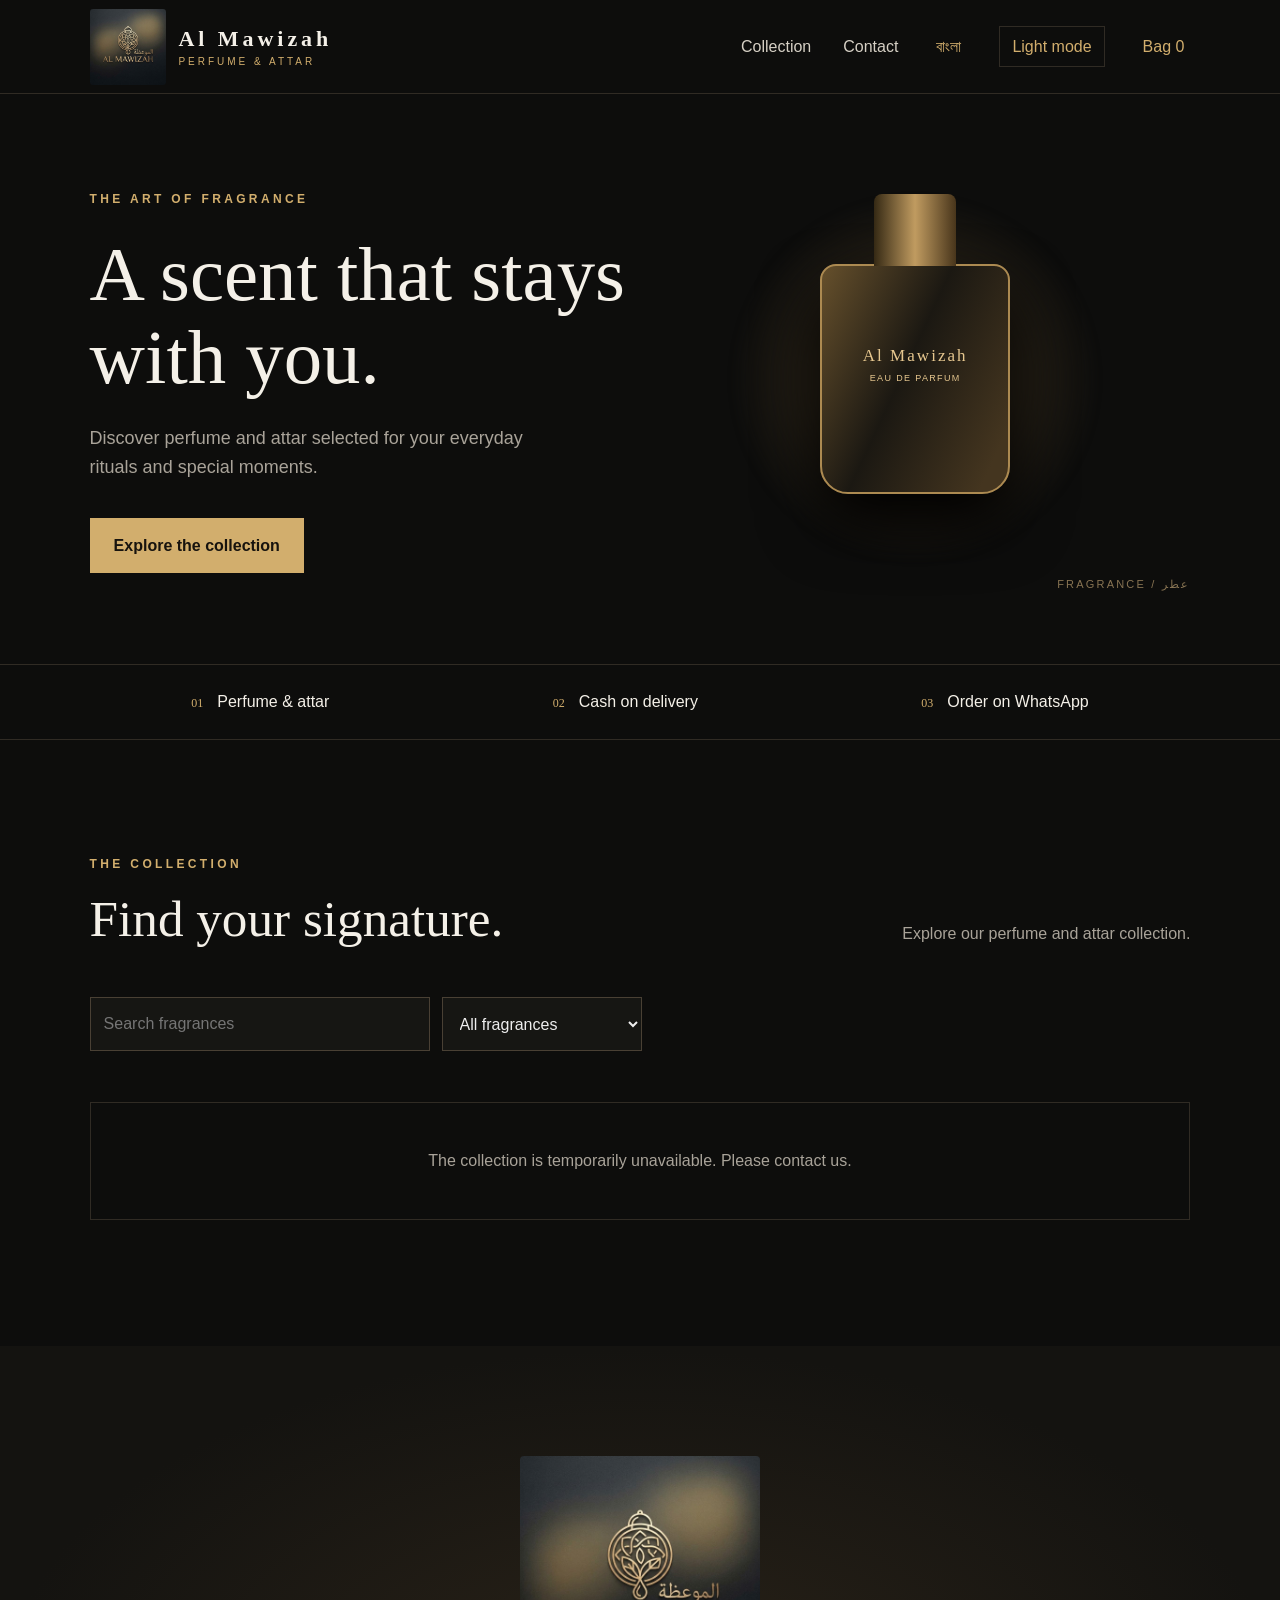
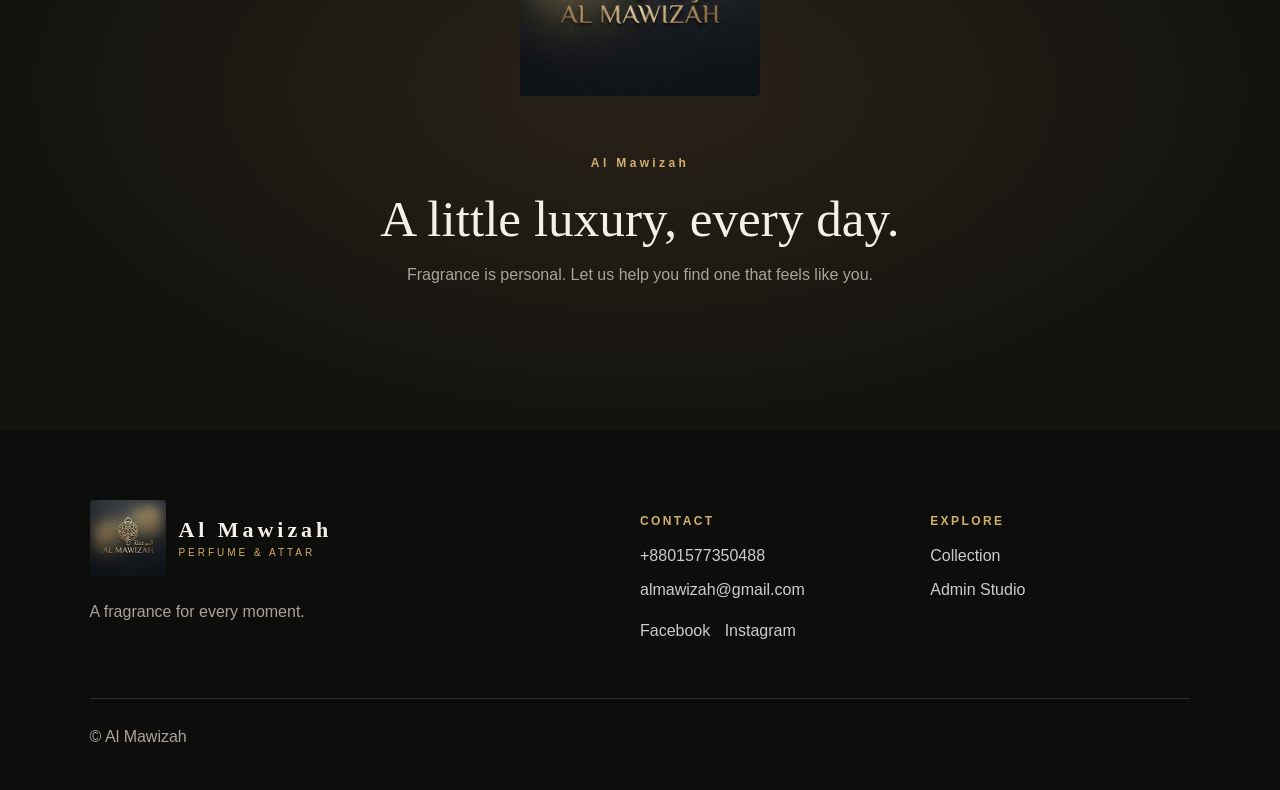
<file: index.html>
<!doctype html><html lang="en"><head><meta charset="utf-8"><meta name="viewport" content="width=device-width,initial-scale=1"><title>Al Mawizah | Perfume & Attar</title><meta name="description" content="Discover perfume and attar at Al Mawizah."><script src="theme.js"></script><link rel="stylesheet" href="style.css"></head><body><header><a class="brand brand-lockup" href="#home"><img data-store-logo class="brand-logo" src="assets/al-mawizah-logo.jpg" width="76" height="76" alt=""><span><span data-store-name>AL MAWIZAH</span> <small>PERFUME & ATTAR</small></span></a><nav><a href="#collection" data-en="Collection" data-bn="সংগ্রহ">Collection</a><a href="#contact" data-en="Contact" data-bn="যোগাযোগ">Contact</a><button type="button" id="lang">বাংলা</button><button type="button" id="themeToggle" aria-label="Switch to light mode">Light mode</button><button id="cartButton">Bag <span id="count">0</span></button></nav></header><main id="home"><section class="hero"><div class="hero-copy"><span class="eyebrow">THE ART OF FRAGRANCE</span><h1 data-setting-hero-title data-en="A scent that stays with you." data-bn="সুবাস, যা আপনার সঙ্গে থাকে।">A scent that stays with you.</h1><p data-setting-hero-text data-en="Discover perfume and attar selected for your everyday rituals and special moments." data-bn="প্রতিদিনের অভ্যাস ও বিশেষ মুহূর্তের জন্য পারফিউম ও আতরের সংগ্রহ আবিষ্কার করুন।">Discover perfume and attar selected for your everyday rituals and special moments.</p><a class="gold-button" href="#collection" data-en="Explore the collection" data-bn="সংগ্রহ দেখুন">Explore the collection</a></div><div class="art" aria-hidden="true"><div class="halo"></div><div class="bottle"><div class="cap"></div><div class="bottle-label"><span data-store-name>AL MAWIZAH</span><br><small>EAU DE PARFUM</small></div></div><span>FRAGRANCE / عطر</span></div></section><section class="features"><div><b>01</b><span data-en="Perfume & attar" data-bn="পারফিউম ও আতর">Perfume & attar</span></div><div><b>02</b><span data-en="Cash on delivery" data-bn="ক্যাশ অন ডেলিভারি">Cash on delivery</span></div><div><b>03</b><span data-en="Order on WhatsApp" data-bn="হোয়াটসঅ্যাপে অর্ডার">Order on WhatsApp</span></div></section><section id="collection" class="section"><div class="section-head"><div><span class="eyebrow">THE COLLECTION</span><h2 data-en="Find your signature." data-bn="আপনার প্রিয় সুবাস খুঁজুন।">Find your signature.</h2></div><p data-en="Explore our perfume and attar collection." data-bn="আমাদের পারফিউম ও আতরের সংগ্রহ দেখুন।">Explore our perfume and attar collection.</p></div><div class="filters"><input id="search" placeholder="Search fragrances" aria-label="Search fragrances"><select id="category" aria-label="Category"><option value="all">All fragrances</option><option value="perfume">Perfume</option><option value="attar">Attar</option><option value="perfume_oil">Perfume oil</option><option value="gift_set">Gift set</option><option value="decant">Decant</option></select></div><div id="catalog" class="grid"></div><p id="catalogMessage" class="empty"></p></section><section class="story"><img class="story-logo" data-store-logo src="assets/al-mawizah-logo.jpg" width="240" height="240" alt="Al Mawizah logo"><br><span class="eyebrow" data-store-name>AL MAWIZAH</span><h2 data-setting-story-title data-en="A little luxury, every day." data-bn="প্রতিদিনের ছোট্ট এক বিলাসিতা।">A little luxury, every day.</h2><p data-setting-story-text data-en="Fragrance is personal. Let us help you find one that feels like you." data-bn="সুবাস ব্যক্তিগত। আপনার পছন্দের সুবাস খুঁজে পেতে আমরা পাশে আছি।">Fragrance is personal. Let us help you find one that feels like you.</p><a data-store-whatsapp href="https://wa.me/8801577350488" class="outline" data-en="Talk to us on WhatsApp" data-bn="হোয়াটসঅ্যাপে কথা বলুন">Talk to us on WhatsApp</a></section></main><footer id="contact"><div><a class="brand brand-lockup" href="#home"><img data-store-logo class="brand-logo" src="assets/al-mawizah-logo.jpg" width="76" height="76" alt=""><span><span data-store-name>AL MAWIZAH</span> <small>PERFUME & ATTAR</small></span></a><p data-setting-tagline data-en="A fragrance for every moment." data-bn="প্রতিটি মুহূর্তের জন্য সুবাস।">A fragrance for every moment.</p></div><div><h3>CONTACT</h3><a data-store-phone href="tel:+8801577350488">+880 1577 350488</a><a data-store-email href="mailto:almawizah@gmail.com">almawizah@gmail.com</a><p data-store-address hidden></p><div class="social-links"><a data-store-facebook href="https://www.facebook.com/AlMawizah" target="_blank" rel="noopener noreferrer">Facebook</a><a data-store-instagram href="https://www.instagram.com/al_maw_izah/" target="_blank" rel="noopener noreferrer">Instagram</a></div></div><div><h3>EXPLORE</h3><a href="#collection">Collection</a><a href="admin.html">Admin Studio</a></div><p class="copyright">© <span data-store-name>Al Mawizah</span></p></footer><dialog id="cart"><form method="dialog"><button class="close" aria-label="Close">×</button></form><h2 data-en="Your bag" data-bn="আপনার ব্যাগ">Your bag</h2><div id="cartItems"></div><p id="total"></p><form id="checkout"><label>Name / নাম<input name="name" required maxlength="100"></label><label>Phone / ফোন<input name="phone" required maxlength="30"></label><label>Delivery address / ঠিকানা<textarea name="address" required maxlength="500"></textarea></label><p class="muted" data-setting-delivery data-en="Cash on delivery. Delivery charge and availability will be confirmed with you." data-bn="ক্যাশ অন ডেলিভারি। ডেলিভারি চার্জ ও পণ্যের প্রাপ্যতা আপনার সঙ্গে নিশ্চিত করা হবে।">Cash on delivery. Delivery charge and availability will be confirmed with you.</p><button class="gold-button" type="submit" data-en="Send COD order on WhatsApp" data-bn="হোয়াটসঅ্যাপে COD অর্ডার পাঠান">Send COD order on WhatsApp</button></form></dialog><script src="config.js"></script><script src="store-settings.js"></script><script src="app.js"></script></body></html>
</file>
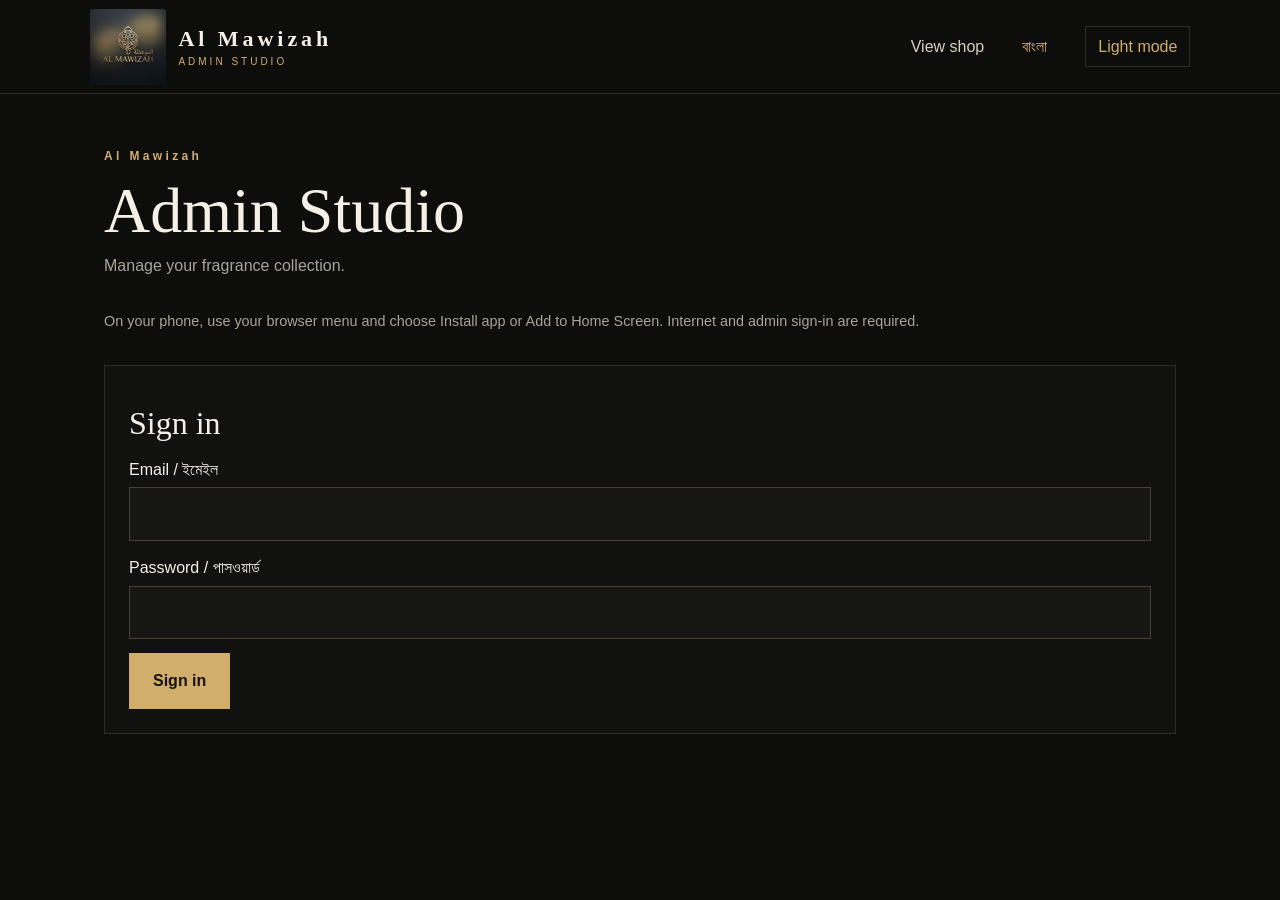
<file: admin.html>
<!doctype html><html lang="en"><head><meta charset="utf-8"><meta name="viewport" content="width=device-width,initial-scale=1"><title>Admin Studio | Al Mawizah</title><meta name="theme-color" content="#0d0d0c"><link rel="manifest" href="studio.webmanifest"><link rel="apple-touch-icon" href="assets/studio-icon-192.png"><meta name="apple-mobile-web-app-capable" content="yes"><script src="theme.js"></script><link rel="stylesheet" href="style.css"><link rel="stylesheet" href="admin.css"></head><body><header><a class="brand brand-lockup" href="index.html"><img data-store-logo class="brand-logo" src="assets/al-mawizah-logo.jpg" width="76" height="76" alt=""><span><span data-store-name>AL MAWIZAH</span> <small>ADMIN STUDIO</small></span></a><nav><a href="index.html" data-en="View shop" data-bn="দোকান দেখুন">View shop</a><button type="button" id="lang">বাংলা</button><button type="button" id="themeToggle">Light mode</button></nav></header><main class="studio-shell"><div class="studio-title"><div><span class="eyebrow" data-store-name>AL MAWIZAH</span><h1>Admin Studio</h1><p data-en="Manage your fragrance collection." data-bn="আপনার সুবাসের সংগ্রহ পরিচালনা করুন।">Manage your fragrance collection.</p></div><button id="logout" class="outline" type="button" hidden data-en="Sign out" data-bn="সাইন আউট">Sign out</button></div><div class="install-area"><button id="installStudio" type="button" class="outline" hidden data-en="Install Studio" data-bn="Studio ইনস্টল করুন">Install Studio</button><p id="installHint" class="hint" data-en="On your phone, use your browser menu and choose Install app or Add to Home Screen. Internet and admin sign-in are required." data-bn="ফোনের ব্রাউজারের মেনু থেকে Install app বা Add to Home Screen নির্বাচন করুন। ইন্টারনেট ও অ্যাডমিন সাইন-ইন প্রয়োজন।">On your phone, use your browser menu and choose Install app or Add to Home Screen. Internet and admin sign-in are required.</p></div><p id="status" role="status" aria-live="polite"></p><form id="login" class="panel"><h2 data-en="Sign in" data-bn="সাইন ইন">Sign in</h2><label>Email / ইমেইল<input type="email" name="email" required autocomplete="username"></label><label>Password / পাসওয়ার্ড<input type="password" name="password" required autocomplete="current-password"></label><button class="gold-button" data-en="Sign in" data-bn="সাইন ইন">Sign in</button></form><section id="studio" hidden><details class="panel settings-panel" id="settingsPanel"><summary data-en="Store settings" data-bn="দোকানের সেটিংস">Store settings</summary><p class="hint" data-en="Changes appear on the shop after saving. Product details are edited under Products." data-bn="সংরক্ষণের পর পরিবর্তন দোকানে দেখা যাবে। পণ্যের তথ্য Products থেকে সম্পাদনা করুন।">Changes appear on the shop after saving. Product details are edited under Products.</p><form id="storeSettings"><fieldset><legend>Shop & contact / দোকান ও যোগাযোগ</legend><div class="field-grid"><label>Shop name / দোকানের নাম<input name="store_name" required maxlength="100"></label><label>Bangla shop name / বাংলা নাম<input name="store_name_bn" maxlength="100"></label><label>Business phone / ফোন<input name="phone" type="tel" required maxlength="25" pattern="[+0-9 ()-]{8,25}"></label><label>WhatsApp number, country code + digits / WhatsApp নম্বর (দেশের কোডসহ, শুধু সংখ্যা)<input name="whatsapp_number" inputmode="numeric" required pattern="[0-9]{8,15}" maxlength="15"></label><label>Email / ইমেইল<input name="email" type="email" required maxlength="254"></label><label>Address / ঠিকানা<input name="address" maxlength="500"></label><label>Facebook URL / ফেসবুক লিংক<input name="facebook_url" type="url" maxlength="2048" placeholder="https://"></label><label>Instagram URL / ইনস্টাগ্রাম লিংক<input name="instagram_url" type="url" maxlength="2048" placeholder="https://"></label><label class="full">Logo URL / লোগোর লিংক<input name="logo_url" required maxlength="2048"></label><label class="full">Upload a new logo / নতুন লোগো আপলোড<input type="file" id="settingsLogo" accept="image/jpeg,image/png,image/webp"></label></div></fieldset><fieldset><legend>Home page / হোমপেজ</legend><div class="field-grid"><label>Headline in English / শিরোনাম ইংরেজি<input name="hero_title_en" maxlength="200" required></label><label>Headline in Bangla / শিরোনাম বাংলা<input name="hero_title_bn" maxlength="200" required></label><label class="full">Introduction in English / বিবরণ ইংরেজি<textarea name="hero_text_en" maxlength="500"></textarea></label><label class="full">Introduction in Bangla / বিবরণ বাংলা<textarea name="hero_text_bn" maxlength="500"></textarea></label><label>Story headline in English / গল্পের শিরোনাম ইংরেজি<input name="story_title_en" maxlength="200" required></label><label>Story headline in Bangla / গল্পের শিরোনাম বাংলা<input name="story_title_bn" maxlength="200" required></label><label class="full">Story in English / গল্পের বিবরণ ইংরেজি<textarea name="story_text_en" maxlength="500"></textarea></label><label class="full">Story in Bangla / গল্পের বিবরণ বাংলা<textarea name="story_text_bn" maxlength="500"></textarea></label><label>Footer tagline in English / ফুটারের লেখা ইংরেজি<input name="tagline_en" maxlength="200"></label><label>Footer tagline in Bangla / ফুটারের লেখা বাংলা<input name="tagline_bn" maxlength="200"></label><label class="full">Delivery note in English / ডেলিভারি তথ্য ইংরেজি<textarea name="delivery_note_en" maxlength="500"></textarea></label><label class="full">Delivery note in Bangla / ডেলিভারি তথ্য বাংলা<textarea name="delivery_note_bn" maxlength="500"></textarea></label></div></fieldset><p id="settingsStatus" role="status" aria-live="polite"></p><button class="gold-button" type="submit" id="saveSettings" disabled data-en="Save settings" data-bn="সেটিংস সংরক্ষণ">Save settings</button></form></details><div class="toolbar"><div><h2 data-en="Products" data-bn="পণ্যসমূহ">Products</h2><p id="productCount"></p></div><button id="newProduct" type="button" class="gold-button" data-en="New product" data-bn="নতুন পণ্য">New product</button></div><div class="filters admin-filters"><input id="searchProducts" type="search" placeholder="Search name or SKU" aria-label="Search products"><select id="filterBrand" aria-label="Brand"><option value="">All brands</option></select><select id="filterCategory" aria-label="Category"><option value="">All categories</option><option value="perfume">Perfume</option><option value="attar">Attar</option><option value="perfume_oil">Perfume Oil</option><option value="gift_set">Gift Set</option><option value="decant">Decant</option></select><select id="filterGender" aria-label="Gender"><option value="">All genders</option><option value="men">Men</option><option value="women">Women</option><option value="unisex">Unisex</option></select><select id="filterStock" aria-label="Stock"><option value="">All stock</option><option value="in_stock">In Stock</option><option value="out_of_stock">Out of Stock</option><option value="pre_order">Pre-order</option></select></div><div class="bulk"><label><input type="checkbox" id="selectAll"> <span data-en="Select visible" data-bn="দৃশ্যমান সব নির্বাচন">Select visible</span></label><select id="bulkAction"><option value="">Bulk action</option><option value="draft">Move to draft</option><option value="published">Publish</option><option value="archived">Archive</option><option value="delete">Delete</option></select><button type="button" id="applyBulk" class="outline">Apply</button></div><div id="list" class="product-list"></div><section id="editorPanel" class="panel" hidden><div class="toolbar"><h2 id="editorTitle">Product editor</h2><button type="button" id="cancelEdit" class="outline" data-en="Close" data-bn="বন্ধ">Close</button></div><form id="editor" novalidate><input type="hidden" name="id"><div id="fields"></div><fieldset><legend>Images / ছবি</legend><p class="hint">JPG, PNG, WebP · maximum 5 MB each. First image is the main image.</p><label>Upload images / ছবি আপলোড<input type="file" id="images" accept="image/jpeg,image/png,image/webp" multiple></label><div id="gallery" class="gallery"></div></fieldset><fieldset><legend>Size variants / সাইজ</legend><div id="variants"></div><button id="addVariant" class="outline" type="button">Add size variant / সাইজ যোগ করুন</button></fieldset><p id="editorStatus" role="status" aria-live="polite"></p><p id="profitMargin" class="hint" aria-live="polite"></p><div class="form-actions"><button class="gold-button" id="saveProduct" type="submit" data-en="Save product" data-bn="পণ্য সংরক্ষণ">Save product</button><button type="button" class="outline" id="previewProduct" data-en="Preview" data-bn="প্রিভিউ">Preview</button><button type="button" class="outline" id="reset" data-en="New product" data-bn="নতুন পণ্য">New product</button></div></form></section></section></main><dialog id="preview"><button type="button" class="close" aria-label="Close">×</button><div id="previewContent"></div></dialog><script src="config.js"></script><script src="store-settings.js"></script><script src="admin.js"></script><script src="studio-install.js"></script></body></html>
</file>
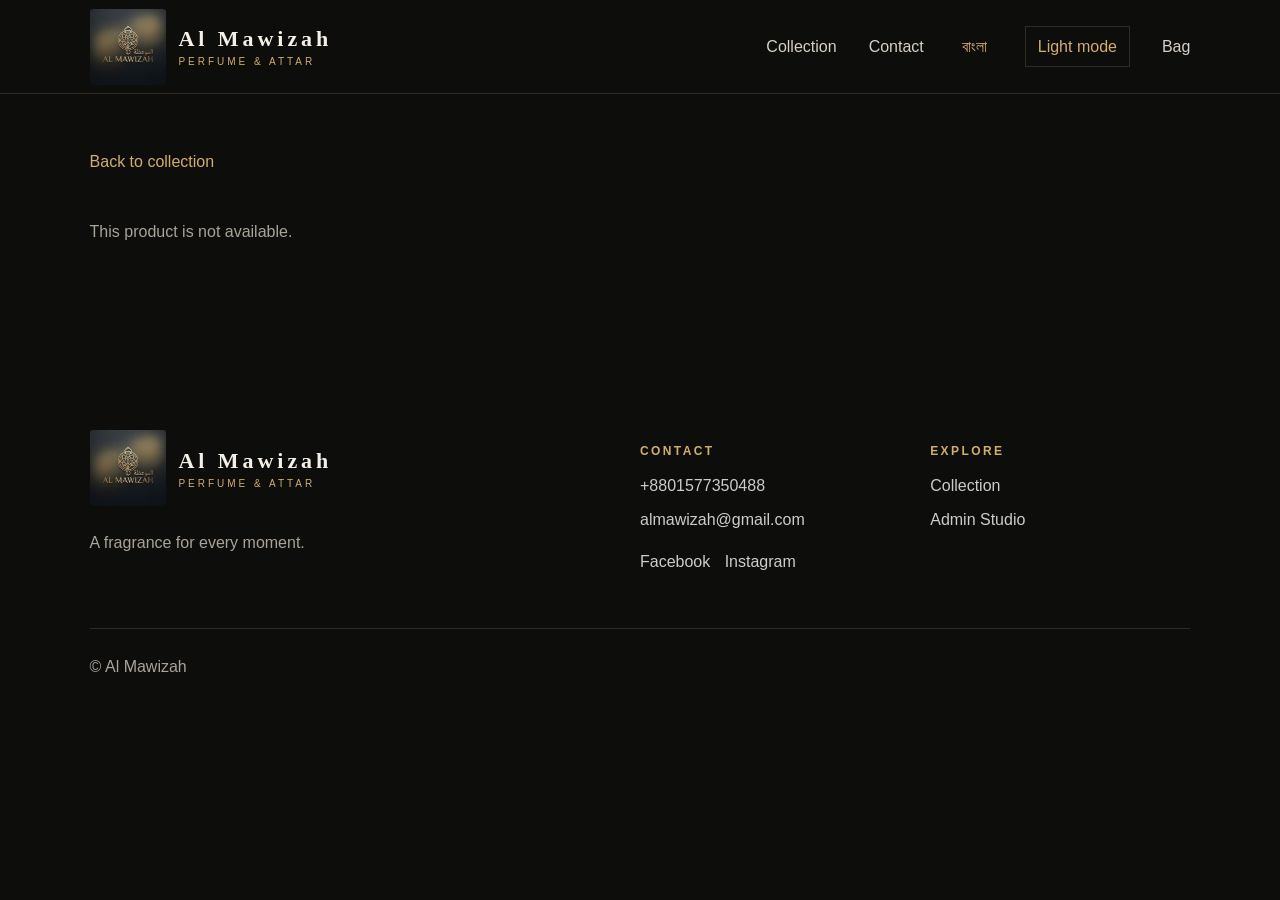
<file: product.html>
<!doctype html>
<html lang="en"><head><meta charset="utf-8"><meta name="viewport" content="width=device-width,initial-scale=1"><meta name="description" content="Discover fragrance details at Al Mawizah."><title>Fragrance details | Al Mawizah</title><script src="theme.js"></script><link rel="stylesheet" href="style.css"><link rel="stylesheet" href="product.css"></head>
<body><header><a class="brand brand-lockup" href="index.html"><img data-store-logo class="brand-logo" src="assets/al-mawizah-logo.jpg" width="76" height="76" alt=""><span><span data-store-name>AL MAWIZAH</span> <small>PERFUME &amp; ATTAR</small></span></a><nav><a href="index.html#collection" data-en="Collection" data-bn="সংগ্রহ">Collection</a><a href="index.html#contact" data-en="Contact" data-bn="যোগাযোগ">Contact</a><button type="button" id="lang">বাংলা</button><button type="button" id="themeToggle" aria-label="Switch to light mode">Light mode</button><a class="bag-link" href="index.html?checkout=1#collection" id="bagLink">Bag</a></nav></header>
<main class="product-page"><a class="back-link" href="index.html#collection" data-en="Back to collection" data-bn="সংগ্রহে ফিরে যান">Back to collection</a><p id="productMessage" role="status">Loading fragrance…</p><div id="productRoot"></div><section id="relatedSection" hidden><h2 data-en="You may also like" data-bn="আরও দেখতে পারেন">You may also like</h2><div id="related" class="grid"></div></section></main>
<footer><div><a class="brand brand-lockup" href="index.html"><img data-store-logo class="brand-logo" src="assets/al-mawizah-logo.jpg" width="76" height="76" alt=""><span><span data-store-name>AL MAWIZAH</span> <small>PERFUME &amp; ATTAR</small></span></a><p data-setting-tagline data-en="A fragrance for every moment." data-bn="প্রতিটি মুহূর্তের জন্য সুবাস।">A fragrance for every moment.</p></div><div><h3 data-en="CONTACT" data-bn="যোগাযোগ">CONTACT</h3><a data-store-phone href="tel:+8801577350488">+880 1577 350488</a><a data-store-email href="mailto:almawizah@gmail.com">almawizah@gmail.com</a><p data-store-address hidden></p><div class="social-links"><a data-store-facebook href="https://www.facebook.com/AlMawizah" target="_blank" rel="noopener noreferrer">Facebook</a><a data-store-instagram href="https://www.instagram.com/al_maw_izah/" target="_blank" rel="noopener noreferrer">Instagram</a></div></div><div><h3 data-en="EXPLORE" data-bn="আরও দেখুন">EXPLORE</h3><a href="index.html#collection" data-en="Collection" data-bn="সংগ্রহ">Collection</a><a href="admin.html">Admin Studio</a></div><p class="copyright">© <span data-store-name>Al Mawizah</span></p></footer><script src="config.js"></script><script src="store-settings.js"></script><script src="product.js"></script></body></html>
</file>
<file: style.css>
:root{color-scheme:dark;--gold:#d2ae6d;--muted:#a9a399;--line:#302b24}*{box-sizing:border-box}html{scroll-behavior:smooth}body{margin:0;background:#0d0d0c;color:#f4f0e8;font:16px/1.6 Arial,sans-serif}a{color:inherit;text-decoration:none}button,input,textarea,select{font:inherit}button{cursor:pointer}header{height:94px;display:flex;align-items:center;justify-content:space-between;padding:0 7%;border-bottom:1px solid var(--line)}.brand{font:600 22px Georgia;letter-spacing:.18em}.brand small{display:block;font:10px Arial;letter-spacing:.3em;color:var(--gold);margin-top:5px}nav{display:flex;align-items:center;gap:32px}nav a{color:#d6d0c5}nav button,.close{border:0;background:none;color:var(--gold)}.hero{min-height:570px;display:grid;grid-template-columns:1fr 1fr;align-items:center;padding:55px 7%;overflow:hidden}.hero-copy{max-width:590px}.eyebrow{font-size:12px;letter-spacing:.28em;color:var(--gold);font-weight:bold}h1,h2{font-family:Georgia,serif;font-weight:400;line-height:1.08}h1{font-size:clamp(48px,6vw,86px);margin:24px 0}h2{font-size:clamp(36px,4vw,56px);margin:16px 0}p{color:var(--muted)}.hero-copy p{max-width:470px;font-size:18px;margin-bottom:36px}.gold-button{display:inline-block;background:var(--gold);color:#17130e;border:0;padding:15px 24px;font-weight:bold}.art{height:430px;position:relative;display:flex;align-items:center;justify-content:center}.halo{position:absolute;width:360px;height:360px;border-radius:50%;background:radial-gradient(circle,#59462a 0,#262016 40%,transparent 72%);filter:blur(5px)}.bottle{position:relative;width:190px;height:230px;border:2px solid #ac8a51;border-radius:16px 16px 28px 28px;background:linear-gradient(115deg,#66502c,#1b1812 45%,#44351f 90%);box-shadow:0 30px 60px #000}.cap{position:absolute;bottom:100%;left:52px;width:82px;height:72px;background:linear-gradient(90deg,#352914,#c09b60,#48351b);border-radius:8px 8px 0 0}.bottle-label{text-align:center;margin-top:80px;font:17px Georgia;letter-spacing:.12em;color:#e6c78f}.bottle-label small{font:9px Arial;letter-spacing:.15em}.art>span{position:absolute;bottom:0;right:0;color:#887453;font-size:11px;letter-spacing:.2em}.features{display:flex;justify-content:space-around;border-block:1px solid var(--line);padding:24px 7%;gap:20px}.features b{color:var(--gold);margin-right:14px;font:12px Georgia}.section{padding:110px 7%}.section-head{display:flex;align-items:end;justify-content:space-between;gap:30px}.filters{display:flex;gap:12px;margin:35px 0}input,select,textarea{background:#161613;color:#eee;border:1px solid #494034;padding:13px;width:100%}.filters input{max-width:340px}.filters select{max-width:200px}.grid{display:grid;grid-template-columns:repeat(4,1fr);gap:20px}.card{border:1px solid var(--line);padding:15px}.card img{width:100%;aspect-ratio:1;object-fit:cover;background:#1b1916}.card h3{font:22px Georgia}.card button{width:100%}.empty{border:1px solid var(--line);padding:45px;text-align:center}.story{text-align:center;padding:110px 20px;background:radial-gradient(ellipse at center,#292218,#141310 70%)}.story p{margin:0 auto 32px}.outline{display:inline-block;border:1px solid var(--gold);padding:13px 22px;color:var(--gold)}footer{padding:70px 7% 25px;display:grid;grid-template-columns:2fr 1fr 1fr;gap:30px}footer h3{font-size:12px;letter-spacing:.2em;color:var(--gold)}footer a:not(.brand){display:block;color:#ccc;margin:8px 0}.copyright{grid-column:1/-1;border-top:1px solid var(--line);padding-top:25px}dialog{background:#171612;color:white;border:1px solid var(--gold);padding:32px;max-width:550px;width:95%;max-height:90vh}dialog::backdrop{background:#000b}.close{float:right;font-size:28px}label{display:block;margin:14px 0}label input,label textarea{display:block;margin-top:5px}.muted{font-size:14px}.cart-row{display:flex;justify-content:space-between;gap:10px;border-bottom:1px solid var(--line);padding:12px 0}.cart-row button{background:none;color:var(--gold);border:0}@media(max-width:700px){header{height:auto;padding:20px 5%;gap:15px;flex-wrap:wrap}nav{gap:16px;font-size:14px}.hero{grid-template-columns:1fr;padding:65px 5% 25px}.art{height:320px}.bottle{transform:scale(.75)}.halo{width:280px;height:280px}.features{flex-wrap:wrap;justify-content:flex-start}.section{padding:70px 5%}.section-head{display:block}.grid{grid-template-columns:repeat(2,1fr)}footer{grid-template-columns:1fr 1fr}footer>div:first-child{grid-column:1/-1}}
/* Theme controls and readable light palette. */
#themeToggle{color:var(--gold);border:1px solid var(--line);padding:.45rem .75rem;background:transparent;white-space:nowrap}
:focus-visible{outline:3px solid #c08f38;outline-offset:3px}
html[data-theme="light"]{color-scheme:light;--gold:#81591e;--muted:#514d46;--line:#d4cbbc}
html[data-theme="light"] body{background:#f8f7f3;color:#201e1a}
html[data-theme="light"] nav a,html[data-theme="light"] footer a:not(.brand){color:#37332e}
html[data-theme="light"] input,html[data-theme="light"] select,html[data-theme="light"] textarea{background:#fff;color:#24211c;border-color:#aaa195}
html[data-theme="light"] .gold-button{background:#80591f;color:#fff}
html[data-theme="light"] .story{background:radial-gradient(ellipse at center,#e9dfcc,#f2efe8 70%)}
html[data-theme="light"] .card{background:#fff}
html[data-theme="light"] .card img{background:#e8e4dd}
html[data-theme="light"] dialog{background:#fff;color:#201e1a}
html[data-theme="light"] .art>span{color:#6c593d}
html[data-theme="light"] .empty{background:#fff}
@media(max-width:700px){nav{flex-wrap:wrap;gap:12px}#themeToggle{padding:.35rem .55rem}}
/* Product cards keep browsing compact while retaining full descriptions on demand. */
.card { display:flex; flex-direction:column; gap:.65rem; min-width:0; }
.card h3, .card p { margin:.1rem 0; }
.card .product-price { color:inherit; font-weight:700; }
.card .gold-button, .card > .outline { margin-top:auto; text-align:center; }
.image-placeholder { aspect-ratio:1; background:#1b1916; }
.product-details { margin:.25rem 0 1rem; }
.product-details summary { cursor:pointer; color:var(--gold); }
.product-details p { white-space:pre-line; padding-top:.5rem; }
html[data-theme="light"] .image-placeholder { background:#e8e4dd; }
@media(max-width:400px) { .grid { grid-template-columns:1fr; } .filters { flex-wrap:wrap; } .filters input,.filters select { max-width:none; } }

/* Original Al Mawizah logo, supplied by the owner. */
.brand-lockup{display:inline-flex;align-items:center;gap:.8rem;line-height:1.15}.brand-logo{display:block;width:76px;height:76px;object-fit:contain;flex:none;border-radius:3px}.story-logo{display:block;width:min(240px,60vw);height:auto;margin:0 auto 1.75rem;border-radius:4px}@media(max-width:700px){.brand-logo{width:62px;height:62px}.brand-lockup{font-size:19px;letter-spacing:.12em}}

.social-links{display:flex;flex-wrap:wrap;gap:.9rem}.social-links a:not(.brand){display:inline-block}.social-links a:hover{text-decoration:underline}[data-store-address]{white-space:pre-line}
.social-links [hidden],[data-store-address][hidden],[data-store-whatsapp][hidden]{display:none!important}
</file>
<file: admin.css>
.studio-shell{max-width:1200px;margin:auto;padding:3rem 5% 6rem}.studio-title,.toolbar{display:flex;align-items:center;justify-content:space-between;gap:1rem}.studio-title h1{font-size:clamp(2.3rem,5vw,4rem);margin:.5rem 0}.studio-title p{margin:.5rem 0}.panel{border:1px solid var(--line);padding:1.5rem;margin:2rem 0;background:rgba(127,127,127,.035)}.panel h2,.toolbar h2{font-size:2rem}.admin-filters{display:grid;grid-template-columns:2fr repeat(4,1fr)}.admin-filters input,.admin-filters select{max-width:none}.bulk{display:flex;align-items:center;gap:1rem;margin-bottom:1rem}.bulk select{width:auto;max-width:15rem}.bulk input{width:auto}.product-list{display:grid;gap:.5rem}.product-row{display:grid;grid-template-columns:auto 1fr auto;align-items:center;gap:1rem;border:1px solid var(--line);padding:1rem}.product-row input{width:auto}.product-row .actions{display:flex;gap:.5rem;flex-wrap:wrap}.product-row button,.gallery button,.variant button{background:transparent;color:var(--gold);border:1px solid var(--line);padding:.45rem .7rem}.product-row small{display:block;color:var(--muted)}fieldset{border:1px solid var(--line);padding:1.2rem;margin:1.2rem 0}legend{padding:0 .5rem;color:var(--gold);font-weight:bold}.field-grid{display:grid;grid-template-columns:repeat(2,minmax(0,1fr));gap:0 1rem}.field-grid label.full{grid-column:1/-1}.field-grid textarea{min-height:5rem}.field-grid input[type=checkbox]{width:auto;display:inline;margin:0 .5rem 0 0}.hint{font-size:.9rem}.gallery{display:grid;grid-template-columns:repeat(auto-fit,minmax(160px,1fr));gap:.8rem}.image-item{border:1px solid var(--line);padding:.75rem}.image-item img{width:100%;height:130px;object-fit:contain;background:#e9e8e3}.image-item input{padding:.5rem}.image-buttons{display:flex;gap:.3rem;flex-wrap:wrap}.variant{display:grid;grid-template-columns:2fr 1fr 1fr auto;gap:.5rem;align-items:end}.form-actions{display:flex;gap:.8rem;flex-wrap:wrap;position:sticky;bottom:0;background:#171612;padding:1rem;z-index:2}html[data-theme=light] .form-actions{background:#f8f7f3}#status:not(:empty){padding:1rem;border:1px solid var(--line)}#status.error{border-color:#b45252;color:#e58f8f}html[data-theme=light] #status.error{color:#8b1e1e}#previewContent img{width:100%;max-height:300px;object-fit:contain}[hidden]{display:none!important}@media(max-width:800px){.admin-filters{grid-template-columns:1fr 1fr}.product-row{grid-template-columns:auto 1fr}.product-row .actions{grid-column:2}.field-grid{grid-template-columns:1fr}.field-grid label.full{grid-column:auto}.variant{grid-template-columns:1fr 1fr}.bulk{flex-wrap:wrap}}

.settings-panel summary{cursor:pointer;font:1.6rem Georgia,serif;color:var(--gold)}.settings-panel .gold-button{margin-top:1rem}.install-area{margin:1.5rem 0}.install-area .hint{max-width:55rem}.settings-panel input[type=file]{padding:.75rem}
</file>
<file: product.css>
.product-page{padding:55px 7% 100px;max-width:1500px;margin:auto}.back-link{display:inline-block;color:var(--gold);margin-bottom:28px}.product-layout{display:grid;grid-template-columns:minmax(0,1fr) minmax(0,1fr);gap:clamp(28px,6vw,90px);align-items:start}.product-main-image{width:100%;aspect-ratio:1;object-fit:cover;background:#1b1916}.product-thumbs{display:flex;gap:10px;overflow-x:auto;margin-top:12px}.product-thumbs button{flex:0 0 72px;border:1px solid var(--line);padding:2px;background:transparent}.product-thumbs button[aria-current=true]{border:2px solid var(--gold)}.product-thumbs img{display:block;width:100%;aspect-ratio:1;object-fit:cover}.product-copy h1{font-size:clamp(38px,4vw,65px);margin:12px 0}.product-copy .product-price{font-size:1.4rem;font-weight:bold;color:inherit}.old-price{text-decoration:line-through;color:var(--muted);font-size:1rem;margin-right:.6rem}.stock-note{color:var(--muted)}.product-actions{display:flex;flex-wrap:wrap;gap:10px;margin:24px 0}.product-actions button,.product-actions a{min-height:48px;text-align:center}.detail-section{border-top:1px solid var(--line);padding:16px 0}.detail-section h2{font-size:1.4rem;margin:0 0 12px}.detail-section p{white-space:pre-line}.specs{display:grid;grid-template-columns:minmax(120px,1fr) 2fr;gap:8px 16px}.specs dt{color:var(--muted)}.specs dd{margin:0;overflow-wrap:anywhere}.product-page #relatedSection{margin-top:90px}.product-page #relatedSection h2{font-size:2rem}.related-card img{width:100%;aspect-ratio:1;object-fit:cover}.related-card h3{font:1.25rem Georgia;margin:.8rem 0}.related-card a:focus-visible{outline:3px solid #c08f38}.product-status{min-height:1.6em}.product-copy label{max-width:340px}.product-copy .price-select{margin-top:7px}html[data-theme="light"] .product-main-image{background:#e8e4dd}@media(max-width:700px){.product-page{padding:36px 5% 70px}.product-layout{grid-template-columns:1fr;gap:25px}.product-page #relatedSection{margin-top:55px}.product-actions>*{flex:1 1 100%}}

/* The image stays within its frame when magnified. */
.product-image-zoom{display:block;width:100%;aspect-ratio:1;padding:0;border:0;overflow:hidden;background:#1b1916;cursor:zoom-in;touch-action:pan-y}.product-image-zoom .product-main-image{display:block;transition:transform .2s ease;transform-origin:var(--zoom-x,50%) var(--zoom-y,50%)}.product-image-zoom.is-zoomed{cursor:zoom-out}.product-image-zoom.is-zoomed .product-main-image{transform:scale(2)}@media(hover:hover){.product-image-zoom:hover .product-main-image{transform:scale(2)}}.zoom-hint{font-size:.875rem;margin:.5rem 0;color:var(--muted)}html[data-theme="light"] .product-image-zoom{background:#e8e4dd}@media(prefers-reduced-motion:reduce){.product-image-zoom .product-main-image{transition:none}}
</file>
